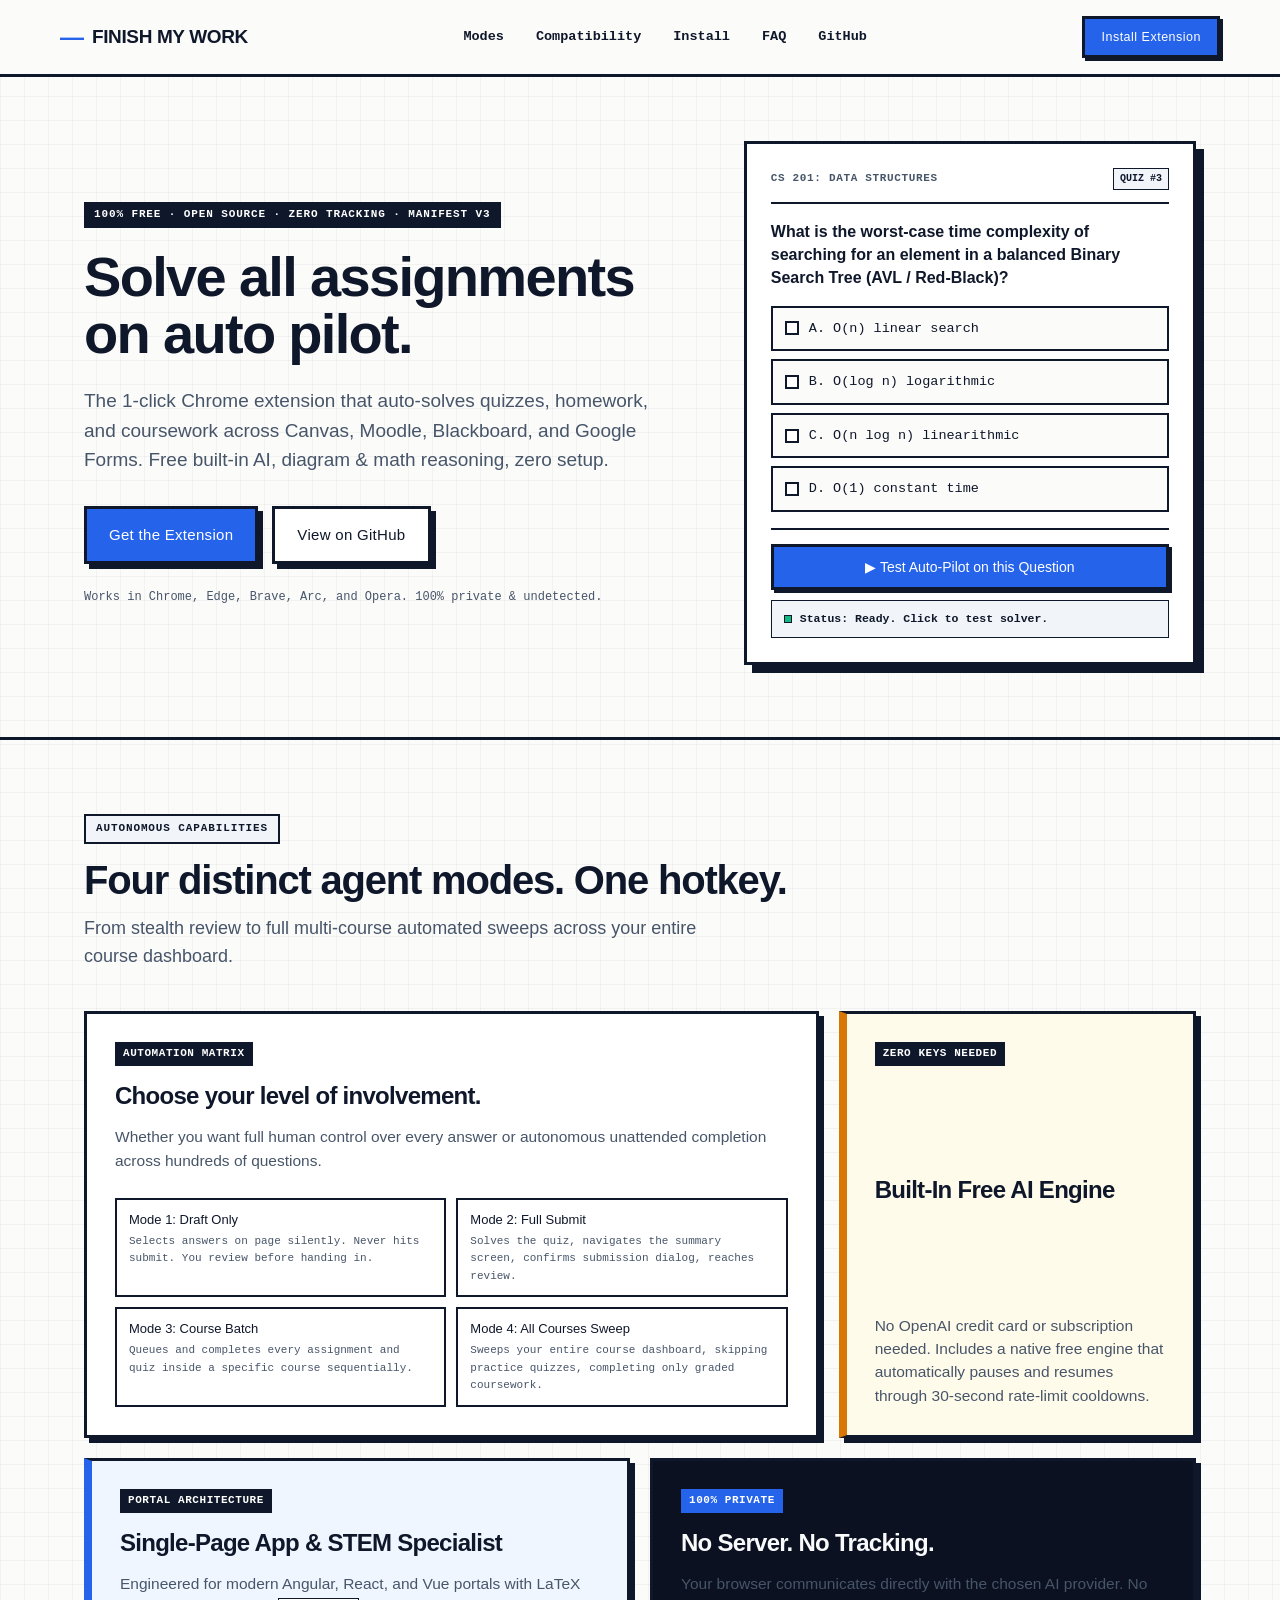
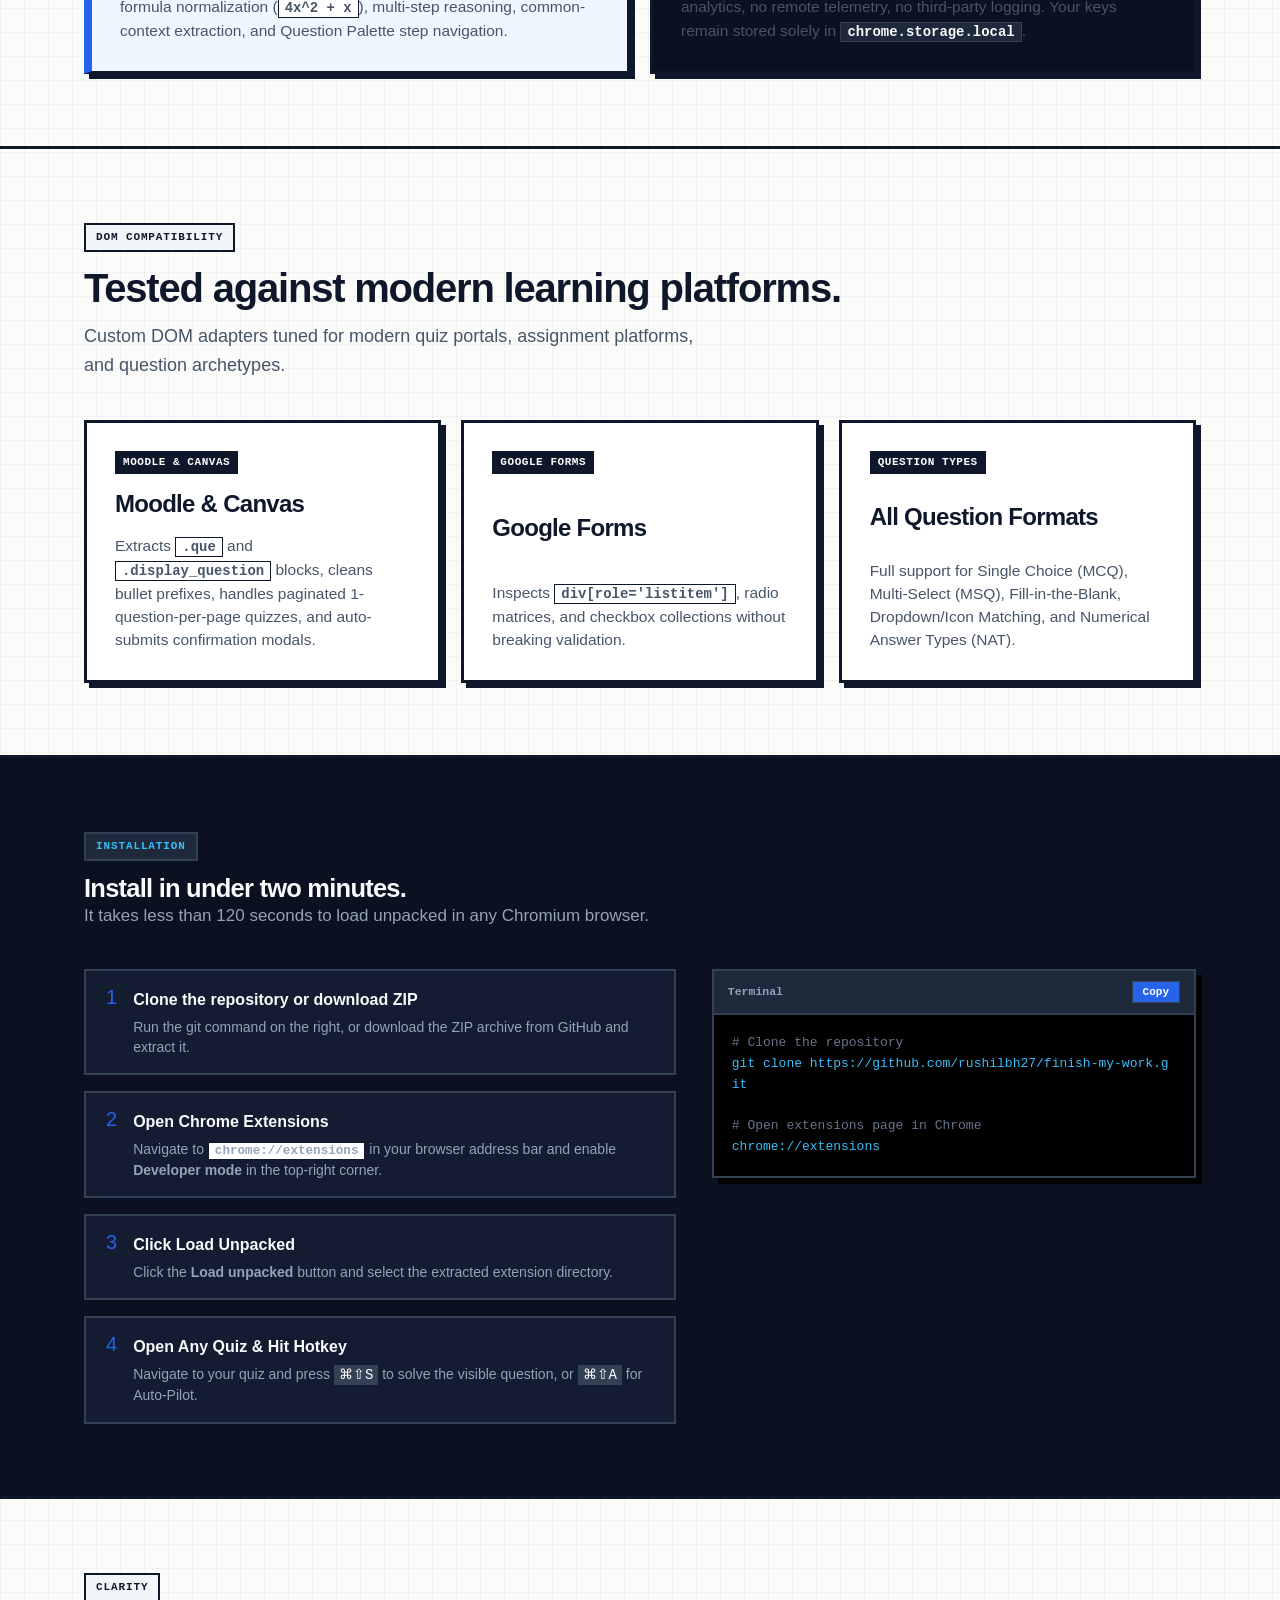
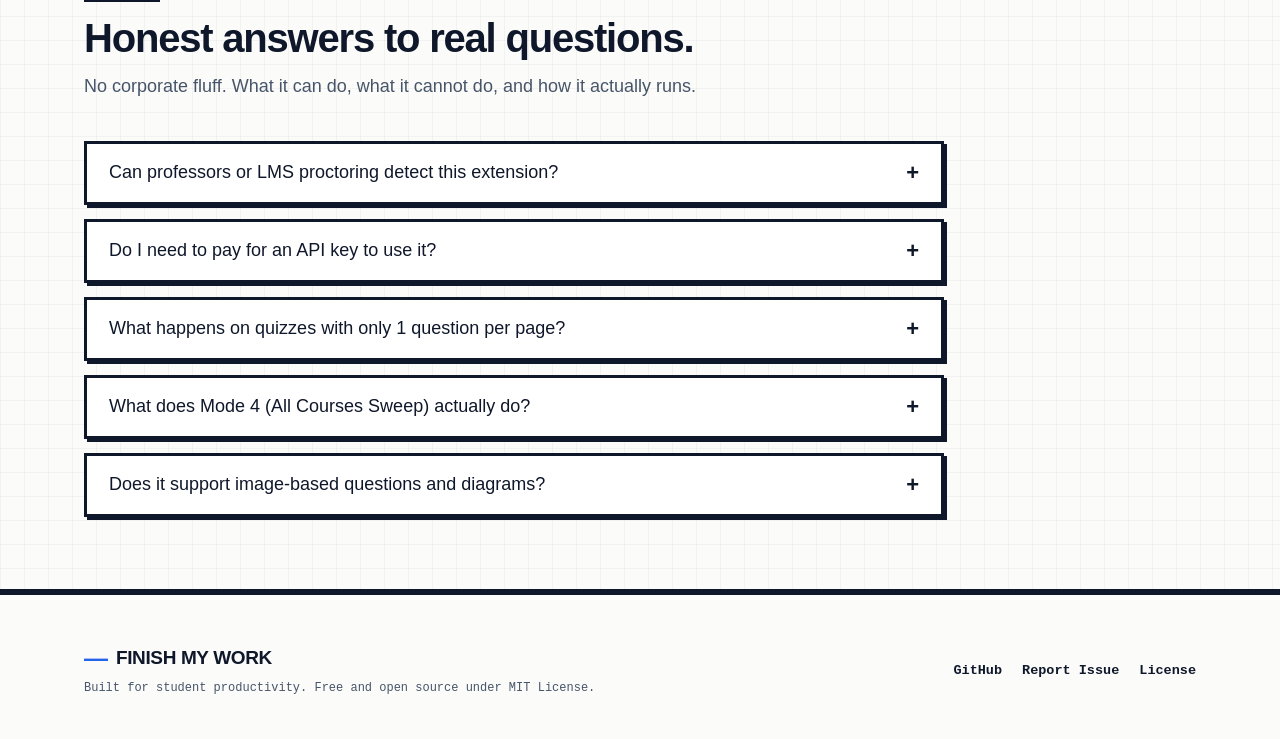
<file: index.html>
<!DOCTYPE html>
<html lang="en">

<head>
  <meta charset="UTF-8">
  <meta name="viewport" content="width=device-width, initial-scale=1.0">
  <title>Finish My Work — Solve All Assignments on Auto Pilot</title>
  <meta name="description"
    content="Solve all assignments on auto pilot. The free, open-source Chrome extension that automatically answers quizzes and assignments across Canvas, Moodle, Blackboard, and Google Forms.">
  <meta name="theme-color" content="#2563eb">

  <!-- Open Graph / WhatsApp / Facebook -->
  <meta property="og:type" content="website">
  <meta property="og:url" content="https://rushilbh27.github.io/finish-my-work/">
  <meta property="og:title" content="Finish My Work: Solve All Assignments on Auto Pilot">
  <meta property="og:description"
    content="Solve all assignments on auto pilot. Auto-answers quizzes and homework on Canvas, Moodle, Blackboard &amp; Google Forms. Free built-in AI, 100% private.">
  <meta property="og:image" content="https://rushilbh27.github.io/finish-my-work/preview.png">
  <meta property="og:image:secure_url" content="https://rushilbh27.github.io/finish-my-work/preview.png">
  <meta property="og:image:type" content="image/png">
  <meta property="og:image:width" content="1200">
  <meta property="og:image:height" content="630">
  <meta property="og:image:alt" content="Finish My Work - Solve All Assignments on Auto Pilot">

  <!-- Twitter / X -->
  <meta name="twitter:card" content="summary_large_image">
  <meta name="twitter:url" content="https://rushilbh27.github.io/finish-my-work/">
  <meta name="twitter:title" content="Finish My Work: Solve All Assignments on Auto Pilot">
  <meta name="twitter:description"
    content="Solve all assignments on auto pilot. Auto-answers quizzes and homework on Canvas, Moodle, Blackboard &amp; Google Forms. Free built-in AI, 100% private.">
  <meta name="twitter:image" content="https://rushilbh27.github.io/finish-my-work/preview.png">

  <link rel="icon" type="image/png" href="icons/icon48.png">
  <link rel="stylesheet" href="landing.css">
</head>

<body>
  <!-- Accessible Skip Link -->
  <a class="skip-link" href="#main-content">Skip to content</a>

  <!-- ── Top Navigation ── -->
  <header class="site-nav">
    <div class="wrap nav-inner">
      <a class="brand" href="#">
        <span class="brand-dash">—</span>
        <span class="brand-title">Finish My Work</span>
      </a>
      <nav class="nav-links" aria-label="Main Navigation">
        <a class="nav-link" href="#modes">Modes</a>
        <a class="nav-link" href="#architecture">Compatibility</a>
        <a class="nav-link" href="#install">Install</a>
        <a class="nav-link" href="#faq">FAQ</a>
        <a class="nav-link" href="https://github.com/rushilbh27/finish-my-work" target="_blank" rel="noopener">GitHub</a>
      </nav>
      <a class="nav-btn" href="#install">Install Extension</a>
    </div>
  </header>

  <main id="main-content">
    <!-- ── Hero Section ── -->
    <section class="hero-section">
      <div class="wrap hero-grid">
        <div class="hero-content">
          <span class="hero-tag">100% FREE · OPEN SOURCE · ZERO TRACKING · MANIFEST V3</span>
          <h1 class="hero-title">Solve all assignments on auto pilot.</h1>
          <p class="hero-lead">
            The 1-click Chrome extension that auto-solves quizzes, homework, and coursework across Canvas, Moodle, Blackboard, and Google Forms. Free built-in AI, diagram &amp; math reasoning, zero setup.
          </p>
          <div class="hero-ctas">
            <a class="btn btn-primary" href="#install">Get the Extension</a>
            <a class="btn btn-secondary" href="https://github.com/rushilbh27/finish-my-work" target="_blank" rel="noopener">View on GitHub</a>
          </div>
          <div class="hero-note">
            Works in Chrome, Edge, Brave, Arc, and Opera. 100% private &amp; undetected.
          </div>
        </div>

        <!-- Interactive Live Simulation Widget -->
        <div class="interactive-card" id="sim-card" aria-label="Live Autopilot Simulator">
          <div class="sim-header">
            <span class="sim-subject">CS 201: DATA STRUCTURES</span>
            <span class="sim-badge" id="sim-badge">QUIZ #3</span>
          </div>
          <div class="sim-question" id="sim-question-text">
            What is the worst-case time complexity of searching for an element in a balanced Binary Search Tree (AVL / Red-Black)?
          </div>
          <div class="sim-options" id="sim-options-list">
            <div class="sim-opt" data-opt="A">
              <span class="sim-radio"></span>
              <span>A. O(n) linear search</span>
            </div>
            <div class="sim-opt" data-opt="B" id="opt-correct">
              <span class="sim-radio"></span>
              <span>B. O(log n) logarithmic</span>
            </div>
            <div class="sim-opt" data-opt="C">
              <span class="sim-radio"></span>
              <span>C. O(n log n) linearithmic</span>
            </div>
            <div class="sim-opt" data-opt="D">
              <span class="sim-radio"></span>
              <span>D. O(1) constant time</span>
            </div>
          </div>
          <div class="sim-actions">
            <button class="sim-solve-btn" id="btn-run-sim" type="button">
              ▶ Test Auto-Pilot on this Question
            </button>
            <div class="sim-status-box" id="sim-status">
              <span class="sim-status-dot" id="sim-dot"></span>
              <span id="sim-status-text">Status: Ready. Click to test solver.</span>
            </div>
          </div>
        </div>
      </div>
    </section>

    <!-- ── Section: 4 Agent Modes ── -->
    <section class="section" id="modes">
      <div class="wrap">
        <div class="section-head">
          <span class="section-tag">AUTONOMOUS CAPABILITIES</span>
          <h2 class="section-title">Four distinct agent modes. One hotkey.</h2>
          <p class="section-desc">From stealth review to full multi-course automated sweeps across your entire course dashboard.</p>
        </div>

        <div class="bento-grid">
          <!-- Bento 1: Large Double Span for Modes -->
          <div class="bento-card bento-span-8">
            <span class="bento-badge">AUTOMATION MATRIX</span>
            <h3>Choose your level of involvement.</h3>
            <p>Whether you want full human control over every answer or autonomous unattended completion across hundreds of questions.</p>
            
            <div class="mode-pills">
              <div class="mode-pill-item">
                <div class="mode-pill-title">Mode 1: Draft Only</div>
                <div class="mode-pill-sub">Selects answers on page silently. Never hits submit. You review before handing in.</div>
              </div>
              <div class="mode-pill-item">
                <div class="mode-pill-title">Mode 2: Full Submit</div>
                <div class="mode-pill-sub">Solves the quiz, navigates the summary screen, confirms submission dialog, reaches review.</div>
              </div>
              <div class="mode-pill-item">
                <div class="mode-pill-title">Mode 3: Course Batch</div>
                <div class="mode-pill-sub">Queues and completes every assignment and quiz inside a specific course sequentially.</div>
              </div>
              <div class="mode-pill-item">
                <div class="mode-pill-title">Mode 4: All Courses Sweep</div>
                <div class="mode-pill-sub">Sweeps your entire course dashboard, skipping practice quizzes, completing only graded coursework.</div>
              </div>
            </div>
          </div>

          <!-- Bento 2: Built-in Free AI -->
          <div class="bento-card bento-span-4 bento-card-amber">
            <span class="bento-badge">ZERO KEYS NEEDED</span>
            <h3>Built-In Free AI Engine</h3>
            <p>No OpenAI credit card or subscription needed. Includes a native free engine that automatically pauses and resumes through 30-second rate-limit cooldowns.</p>
          </div>

          <!-- Bento 3: SPA & STEM Specialist -->
          <div class="bento-card bento-span-6 bento-card-blue">
            <span class="bento-badge">PORTAL ARCHITECTURE</span>
            <h3>Single-Page App &amp; STEM Specialist</h3>
            <p>Engineered for modern Angular, React, and Vue portals with LaTeX formula normalization (<code>4x^2 + x</code>), multi-step reasoning, common-context extraction, and Question Palette step navigation.</p>
          </div>

          <!-- Bento 4: Privacy -->
          <div class="bento-card bento-span-6 bento-card-dark">
            <span class="bento-badge">100% PRIVATE</span>
            <h3>No Server. No Tracking.</h3>
            <p>Your browser communicates directly with the chosen AI provider. No analytics, no remote telemetry, no third-party logging. Your keys remain stored solely in <code>chrome.storage.local</code>.</p>
          </div>
        </div>
      </div>
    </section>

    <!-- ── Section: Compatibility ── -->
    <section class="section" id="architecture">
      <div class="wrap">
        <div class="section-head">
          <span class="section-tag">DOM COMPATIBILITY</span>
          <h2 class="section-title">Tested against modern learning platforms.</h2>
          <p class="section-desc">Custom DOM adapters tuned for modern quiz portals, assignment platforms, and question archetypes.</p>
        </div>

        <div class="bento-grid">
          <div class="bento-card bento-span-4">
            <span class="bento-badge">MOODLE &amp; CANVAS</span>
            <h3>Moodle &amp; Canvas</h3>
            <p>Extracts <code>.que</code> and <code>.display_question</code> blocks, cleans bullet prefixes, handles paginated 1-question-per-page quizzes, and auto-submits confirmation modals.</p>
          </div>

          <div class="bento-card bento-span-4">
            <span class="bento-badge">GOOGLE FORMS</span>
            <h3>Google Forms</h3>
            <p>Inspects <code>div[role='listitem']</code>, radio matrices, and checkbox collections without breaking validation.</p>
          </div>

          <div class="bento-card bento-span-4">
            <span class="bento-badge">QUESTION TYPES</span>
            <h3>All Question Formats</h3>
            <p>Full support for Single Choice (MCQ), Multi-Select (MSQ), Fill-in-the-Blank, Dropdown/Icon Matching, and Numerical Answer Types (NAT).</p>
          </div>
        </div>
      </div>
    </section>

    <!-- ── Section: Install ── -->
    <section class="section install-section" id="install">
      <div class="wrap">
        <div class="section-head">
          <span class="section-tag" style="background:#1e293b; color:#38bdf8; border-color:#334155;">INSTALLATION</span>
          <h2>Install in under two minutes.</h2>
          <p style="color:#94a3b8;">It takes less than 120 seconds to load unpacked in any Chromium browser.</p>
        </div>

        <div class="install-steps-grid">
          <div class="steps-list">
            <div class="step-row">
              <span class="step-num">1</span>
              <div class="step-content">
                <h4>Clone the repository or download ZIP</h4>
                <p>Run the git command on the right, or download the ZIP archive from GitHub and extract it.</p>
              </div>
            </div>

            <div class="step-row">
              <span class="step-num">2</span>
              <div class="step-content">
                <h4>Open Chrome Extensions</h4>
                <p>Navigate to <code>chrome://extensions</code> in your browser address bar and enable <strong>Developer mode</strong> in the top-right corner.</p>
              </div>
            </div>

            <div class="step-row">
              <span class="step-num">3</span>
              <div class="step-content">
                <h4>Click Load Unpacked</h4>
                <p>Click the <strong>Load unpacked</strong> button and select the extracted extension directory.</p>
              </div>
            </div>

            <div class="step-row">
              <span class="step-num">4</span>
              <div class="step-content">
                <h4>Open Any Quiz &amp; Hit Hotkey</h4>
                <p>Navigate to your quiz and press <kbd style="background:#334155; color:#fff; padding:2px 5px;">⌘⇧S</kbd> to solve the visible question, or <kbd style="background:#334155; color:#fff; padding:2px 5px;">⌘⇧A</kbd> for Auto-Pilot.</p>
              </div>
            </div>
          </div>

          <!-- Terminal Snippet -->
          <div class="terminal-box">
            <div class="terminal-top">
              <span class="terminal-title">Terminal</span>
              <button class="btn-copy" id="btn-copy-cmd" type="button">Copy</button>
            </div>
            <pre class="terminal-code" id="term-code"><span class="comment"># Clone the repository</span>
git clone https://github.com/rushilbh27/finish-my-work.git

<span class="comment"># Open extensions page in Chrome</span>
chrome://extensions</pre>
          </div>
        </div>
      </div>
    </section>

    <!-- ── Section: Honest FAQ ── -->
    <section class="section" id="faq">
      <div class="wrap">
        <div class="section-head">
          <span class="section-tag">CLARITY</span>
          <h2 class="section-title">Honest answers to real questions.</h2>
          <p class="section-desc">No corporate fluff. What it can do, what it cannot do, and how it actually runs.</p>
        </div>

        <div class="faq-list">
          <div class="faq-item">
            <button class="faq-question" type="button">
              <span>Can professors or LMS proctoring detect this extension?</span>
              <span class="faq-icon">+</span>
            </button>
            <div class="faq-answer">
              The extension includes <strong>Stealth Mode</strong> (<kbd>⌘⇧H</kbd>) which removes the on-screen floating HUD entirely from the page DOM so no floating UI exists on screen. In Mode 1 (Draft Only), it simulates standard native click events directly into form inputs. Note: if a quiz uses full webcam lockdown proctoring or tab-switch tracking software, standard tab-focus rules still apply.
            </div>
          </div>

          <div class="faq-item">
            <button class="faq-question" type="button">
              <span>Do I need to pay for an API key to use it?</span>
              <span class="faq-icon">+</span>
            </button>
            <div class="faq-answer">
              No. Finish My Work includes a built-in Free AI Engine out of the box that requires zero keys. If you want ultra-fast 0-second latency, you can optionally paste a free Groq API key (console.groq.com) which grants 30 requests/minute at zero cost.
            </div>
          </div>

          <div class="faq-item">
            <button class="faq-question" type="button">
              <span>What happens on quizzes with only 1 question per page?</span>
              <span class="faq-icon">+</span>
            </button>
            <div class="faq-answer">
              The Autopilot engine includes a dedicated paginated navigation detector. It automatically answers the visible question, detects the "Next" / "Next page" navigation button, advances through every page sequentially, and submits once the final review page is reached.
            </div>
          </div>

          <div class="faq-item">
            <button class="faq-question" type="button">
              <span>What does Mode 4 (All Courses Sweep) actually do?</span>
              <span class="faq-icon">+</span>
            </button>
            <div class="faq-answer">
              Mode 4 navigates through your learning platform course dashboard. It automatically filters out Practice and Ungraded quizzes, only queuing items explicitly marked "Graded", and proceeds through all assignments sequentially across your entire course list.
            </div>
          </div>

          <div class="faq-item">
            <button class="faq-question" type="button">
              <span>Does it support image-based questions and diagrams?</span>
              <span class="faq-icon">+</span>
            </button>
            <div class="faq-answer">
              Yes. When questions contain schematics, charts, or images, the background service worker automatically falls back to Groq Llama 3.2 90B Vision or Google Gemini to interpret visual context before choosing answers.
            </div>
          </div>
        </div>
      </div>
    </section>
  </main>

  <!-- ── Footer ── -->
  <footer class="site-footer">
    <div class="wrap footer-inner">
      <div class="footer-brand">
        <div class="brand">
          <span class="brand-dash">—</span>
          <span class="brand-title">Finish My Work</span>
        </div>
        <span class="footer-copy">Built for student productivity. Free and open source under MIT License.</span>
      </div>
      <div class="footer-links">
        <a class="footer-link" href="https://github.com/rushilbh27/finish-my-work" target="_blank" rel="noopener">GitHub</a>
        <a class="footer-link" href="https://github.com/rushilbh27/finish-my-work/issues" target="_blank" rel="noopener">Report Issue</a>
        <a class="footer-link" href="https://github.com/rushilbh27/finish-my-work/blob/main/LICENSE" target="_blank" rel="noopener">License</a>
      </div>
    </div>
  </footer>

  <!-- ── Interactive Simulation & FAQ Script ── -->
  <script>
    // 1. Terminal Copy Button
    const btnCopy = document.getElementById('btn-copy-cmd');
    if (btnCopy) {
      btnCopy.addEventListener('click', () => {
        const cmd = 'git clone https://github.com/rushilbh27/finish-my-work.git';
        navigator.clipboard.writeText(cmd).then(() => {
          btnCopy.textContent = 'Copied ✓';
          setTimeout(() => { btnCopy.textContent = 'Copy'; }, 2000);
        });
      });
    }

    // 2. FAQ Accordion
    document.querySelectorAll('.faq-question').forEach((btn) => {
      btn.addEventListener('click', () => {
        const item = btn.closest('.faq-item');
        const isOpen = item.classList.contains('open');
        document.querySelectorAll('.faq-item').forEach(i => i.classList.remove('open'));
        if (!isOpen) item.classList.add('open');
      });
    });

    // 3. Interactive Hero Quiz Simulator
    const btnSim = document.getElementById('btn-run-sim');
    const simStatusText = document.getElementById('sim-status-text');
    const simDot = document.getElementById('sim-dot');
    const optCorrect = document.getElementById('opt-correct');
    const allOpts = document.querySelectorAll('.sim-opt');

    let isSimulating = false;

    if (btnSim) {
      btnSim.addEventListener('click', async () => {
        if (isSimulating) return;
        isSimulating = true;
        btnSim.disabled = true;

        // Reset state
        allOpts.forEach(o => o.classList.remove('correct-choice'));
        simDot.className = 'sim-status-dot spinning';
        
        simStatusText.textContent = 'Scanning question and analyzing DOM...';
        await new Promise(r => setTimeout(r, 650));

        simStatusText.textContent = 'AI Reasoning: balanced BST search height is log2(n)...';
        await new Promise(r => setTimeout(r, 750));

        // Highlight correct option
        optCorrect.classList.add('correct-choice');
        simDot.className = 'sim-status-dot';
        simDot.style.background = '#10b981';
        simStatusText.textContent = 'Selected Option (B): O(log n) ✓ (Confidence: 99.4%)';

        btnSim.textContent = '✓ Solved! Click to Reset';
        btnSim.disabled = false;

        btnSim.onclick = () => {
          allOpts.forEach(o => o.classList.remove('correct-choice'));
          btnSim.textContent = '▶ Test Auto-Pilot on this Question';
          simStatusText.textContent = 'Status: Ready. Click to test solver.';
          simDot.style.background = '#10b981';
          isSimulating = false;
          btnSim.onclick = null;
        };
      });
    }
  </script>
</body>

</html>
</file>
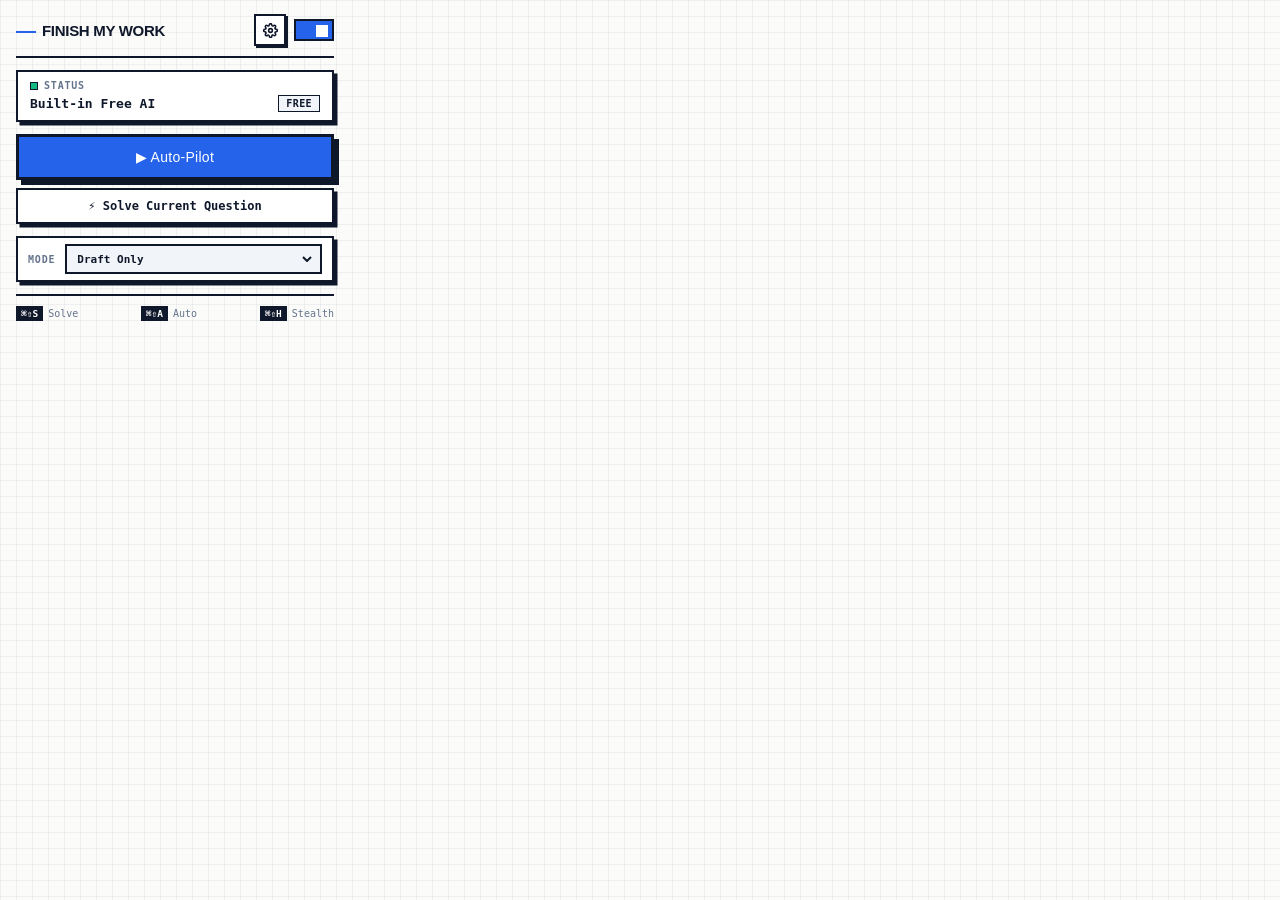
<file: popup/popup.html>
<!DOCTYPE html>
<html lang="en">

<head>
  <meta charset="UTF-8">
  <meta name="viewport" content="width=device-width, initial-scale=1.0">
  <title>Finish My Work</title>
  <link rel="stylesheet" href="popup.css">
</head>

<body>
  <div class="app-container">

    <!-- ── Header ── -->
    <header class="app-header">
      <div class="brand">
        <span class="brand-dash">—</span>
        <h1 class="brand-title">Finish My Work</h1>
      </div>
      <div class="header-ctrls">
        <button class="btn-gear" id="btn-toggle-settings" title="Settings / Configuration" aria-label="Settings">
          <svg width="15" height="15" viewBox="0 0 24 24" fill="none" stroke="currentColor" stroke-width="2.5"
            stroke-linecap="round" stroke-linejoin="round">
            <circle cx="12" cy="12" r="3"></circle>
            <path
              d="M19.4 15a1.65 1.65 0 0 0 .33 1.82l.06.06a2 2 0 0 1 0 2.83 2 2 0 0 1-2.83 0l-.06-.06a1.65 1.65 0 0 0-1.82-.33 1.65 1.65 0 0 0-1 1.51V21a2 2 0 0 1-2 2 2 2 0 0 1-2-2v-.09A1.65 1.65 0 0 0 9 19.4a1.65 1.65 0 0 0-1.82.33l-.06.06a2 2 0 0 1-2.83 0 2 2 0 0 1 0-2.83l.06-.06a1.65 1.65 0 0 0 .33-1.82 1.65 1.65 0 0 0-1.51-1H3a2 2 0 0 1-2-2 2 2 0 0 1 2-2h.09A1.65 1.65 0 0 0 4.6 9a1.65 1.65 0 0 0-.33-1.82l-.06-.06a2 2 0 0 1 0-2.83 2 2 0 0 1 2.83 0l.06.06a1.65 1.65 0 0 0 1.82.33H9a1.65 1.65 0 0 0 1-1.51V3a2 2 0 0 1 2-2 2 2 0 0 1 2 2v.09a1.65 1.65 0 0 0 1 1.51 1.65 1.65 0 0 0 1.82-.33l.06-.06a2 2 0 0 1 2.83 0 2 2 0 0 1 0 2.83l-.06.06a1.65 1.65 0 0 0-.33 1.82V9a1.65 1.65 0 0 0 1.51 1H21a2 2 0 0 1 2 2 2 2 0 0 1-2 2h-.09a1.65 1.65 0 0 0-1.51 1z">
            </path>
          </svg>
        </button>
        <label class="power-switch" title="Turn extension ON/OFF">
          <input type="checkbox" id="toggle-power" checked aria-label="Toggle extension power">
          <span class="power-slider"></span>
        </label>
      </div>
    </header>

    <!-- ══════════════════════════════════════════════════
         MAIN VIEW (Everyday Brutalist Controls)
         ══════════════════════════════════════════════════ -->
    <main class="view-panel" id="view-main">
      <!-- Status Stamp -->
      <div class="status-stamp">
        <div class="status-stamp-meta">
          <span class="status-dot" id="status-dot"></span>
          <span class="status-title">STATUS</span>
        </div>
        <div class="status-headline">
          <span class="status-text" id="status-text">Ready</span>
          <span class="status-badge" id="active-provider-badge">FREE AI</span>
        </div>
      </div>

      <!-- Action Buttons: Clear Hero Hierarchy -->
      <div class="actions-stack">
        <button class="btn-action btn-hero" id="btn-popup-auto">
          ▶ Auto-Pilot
        </button>
        <button class="btn-action btn-sub" id="btn-popup-solve">
          ⚡ Solve Current Question
        </button>
      </div>

      <!-- Agent Mode Selector -->
      <div class="mode-selector">
        <span class="mode-label">MODE</span>
        <div class="mode-dropdown-wrapper">
          <span class="mode-display-val" id="mode-display-val">Draft Only</span>
          <select class="mode-dropdown" id="agent-mode-select" title="Agent Mode" aria-label="Select Agent Mode">
            <option value="draft">Draft Only: Solve, don't submit</option>
            <option value="submit">Full Submit: Solve + submit quiz</option>
            <option value="course">Course Batch: All assignments in course</option>
            <option value="allcourses">All Courses: Every assignment everywhere</option>
          </select>
        </div>
      </div>

      <!-- User Feedback Notification Banner -->
      <div class="notify-banner hidden" id="notify-banner" role="status"></div>

      <!-- Shortcuts Row -->
      <footer class="shortcuts-footer">
        <div class="shortcut-item">
          <kbd>⌘⇧S</kbd>
          <span>Solve</span>
        </div>
        <div class="shortcut-item">
          <kbd>⌘⇧A</kbd>
          <span>Auto</span>
        </div>
        <div class="shortcut-item">
          <kbd>⌘⇧H</kbd>
          <span>Stealth</span>
        </div>
      </footer>
    </main>

    <!-- ══════════════════════════════════════════════════
         SETTINGS VIEW (Configuration Drawer)
         ══════════════════════════════════════════════════ -->
    <section class="view-panel hidden" id="view-settings">
      <div class="settings-head">
        <span class="settings-tag">CONFIGURATION</span>
        <button class="btn-close-settings" id="btn-close-settings">Done ✕</button>
      </div>

      <!-- Provider Tabs -->
      <div class="provider-tabs" role="tablist">
        <button class="tech-tab-btn active" data-provider="free" role="tab">✦ Free</button>
        <button class="tech-tab-btn" data-provider="groq" role="tab">⚡ Groq</button>
        <button class="tech-tab-btn" data-provider="gemini" role="tab">🔑 Gemini</button>
        <button class="tech-tab-btn" data-provider="openrouter" role="tab">🌐 OpenRouter</button>
      </div>

      <!-- 1. Free tab content -->
      <div class="provider-card" id="card-free">
        <div class="callout-box callout-amber">
          <div class="callout-tag">BUILT-IN FREE ENGINE</div>
          <p class="callout-desc">Zero keys needed. Automatically waits out the 30s rate-limit cooldown so no question is skipped.</p>
        </div>
      </div>

      <!-- 2. Groq tab content -->
      <div class="provider-card hidden" id="card-groq">
        <div class="callout-box callout-blue">
          <div class="callout-tag">GROQ CLOUD (30 REQ/MIN · 0s WAIT)</div>
          <p class="callout-desc">Fastest free option. Sign in with Google at console.groq.com (no credit card needed).</p>
          <div class="input-wrap">
            <input type="password" id="groq-key" class="tech-input" placeholder="Paste gsk_... key"
              autocomplete="off" />
            <button class="reveal-btn" data-target="groq-key" type="button" aria-label="Reveal key">👁</button>
          </div>
          <div class="card-error hidden" id="groq-error"></div>
          <div style="margin-top: 8px;">
            <button type="button" id="btn-test-groq" class="tech-action-btn" style="width: 100%; border: 1.5px solid #0f172a; padding: 6px 10px; font-size: 11px; cursor: pointer; background: #2563eb; color: #fff; font-weight: 700; box-shadow: 2px 2px 0px #0f172a;">
              ⚡ Test Groq Key &amp; Network Now
            </button>
            <div id="groq-test-status" class="hidden" style="margin-top: 6px; font-size: 10.5px; font-family: monospace; padding: 6px; border: 1.5px solid #0f172a; background: #fff; line-height: 1.4; word-break: break-all;"></div>
          </div>
          <div class="link-row" style="margin-top: 6px;">
            <a href="https://console.groq.com/keys" target="_blank" class="callout-link">Get Free Key at console.groq.com</a>
          </div>
        </div>
      </div>

      <!-- 3. Gemini tab content -->
      <div class="provider-card hidden" id="card-gemini">
        <div class="callout-box callout-blue">
          <div class="callout-tag">GOOGLE GEMINI (VISION AI)</div>
          <p class="callout-desc">Supports test diagrams, circuit schematics, charts, and geometry.</p>
          <div class="input-wrap">
            <input type="password" id="gemini-key" class="tech-input" placeholder="Paste Gemini API key"
              autocomplete="off" />
            <button class="reveal-btn" data-target="gemini-key" type="button" aria-label="Reveal key">👁</button>
          </div>
          <div class="card-error hidden" id="gemini-error"></div>
          <div class="link-row">
            <a href="https://aistudio.google.com/app/apikey" target="_blank" class="callout-link">Get Key at aistudio.google.com</a>
          </div>
        </div>
      </div>

      <!-- 4. OpenRouter tab content -->
      <div class="provider-card hidden" id="card-openrouter">
        <div class="callout-box callout-blue">
          <div class="callout-tag">OPENROUTER (FREE MODELS)</div>
          <p class="callout-desc">Access Llama 3.3 and DeepSeek R1 free models.</p>
          <div class="input-wrap">
            <input type="password" id="openrouter-key" class="tech-input" placeholder="Paste sk-or-... key"
              autocomplete="off" />
            <button class="reveal-btn" data-target="openrouter-key" type="button" aria-label="Reveal key">👁</button>
          </div>
          <div class="card-error hidden" id="openrouter-error"></div>
          <div class="link-row">
            <a href="https://openrouter.ai/keys" target="_blank" class="callout-link">Get Key at openrouter.ai/keys</a>
          </div>
        </div>
      </div>

      <!-- On-Screen HUD Visibility Toggle -->
      <div class="pref-row">
        <div class="pref-label">
          <div class="pref-name">Show In-Page Floating HUD</div>
          <div class="pref-sub">Keep off to run 100% cleanly from toolbar &amp; shortcuts</div>
        </div>
        <label class="power-switch" title="Toggle HUD visibility">
          <input type="checkbox" id="toggle-floating-widget" aria-label="Toggle In-Page Floating HUD">
          <span class="power-slider"></span>
        </label>
      </div>

      <!-- Save Button -->
      <button class="btn-save" id="btn-save-key" type="button">SAVE CONFIGURATION</button>

      <!-- Reload Worker Action -->
      <div style="text-align: center; margin-top: 10px;">
        <button type="button" id="btn-reload-ext" class="tech-action-btn" style="width: 100%; border: 2px dashed #0f172a; padding: 7px 10px; font-size: 11px; cursor: pointer; background: #fff; font-weight: 700; color: #0f172a; box-shadow: 2px 2px 0px #0f172a;">
          ↻ Reload Extension (Flush Worker RAM)
        </button>
      </div>
    </section>

  </div>

  <script src="popup.js"></script>
</body>

</html>
</file>
<file: landing.css>
/* ══════════════════════════════════════════════════════════════
   FINISH MY WORK — LANDING PAGE DESIGN SYSTEM (NEO-BRUTALIST)
   Frozen palette, 3px ink borders, hard unblurred offset shadows,
   square corners, system fonts, zero external network requests.
   ══════════════════════════════════════════════════════════════ */

:root {
  --ink: #0f172a;
  --paper: #fbfbfa;
  --card: #ffffff;
  --blue: #2563eb;
  --blue-dark: #1d4ed8;
  --amber: #d97706;
  --red: #dc2626;
  --green: #10b981;
  --muted: #475569;
  --line-muted: #cbd5e1;
  --subtle-bg: #f1f5f9;
  --hover-subtle: #f8fafc;
  --dark-bg: #0b1120;

  --line: 3px solid var(--ink);
  --line-thin: 2px solid var(--ink);
  --shadow: 5px 5px 0px var(--ink);
  --shadow-lg: 8px 8px 0px var(--ink);
  --shadow-sm: 3px 3px 0px var(--ink);

  --font-display: "Arial Black", "Archivo Black", "Helvetica Neue", Impact, sans-serif;
  --font-body: -apple-system, BlinkMacSystemFont, "Segoe UI", Roboto, "Helvetica Neue", Arial, sans-serif;
  --font-mono: ui-monospace, "SF Mono", Menlo, Consolas, monospace;
}

*, *::before, *::after {
  box-sizing: border-box;
  margin: 0;
  padding: 0;
}

html {
  scroll-behavior: smooth;
  -webkit-text-size-adjust: 100%;
}

@media (prefers-reduced-motion: reduce) {
  html { scroll-behavior: auto; }
  * { transition: none !important; animation: none !important; }
}

body {
  margin: 0;
  background: var(--paper);
  background-image: 
    linear-gradient(to right, rgba(15, 23, 42, 0.04) 1px, transparent 1px),
    linear-gradient(to bottom, rgba(15, 23, 42, 0.04) 1px, transparent 1px);
  background-size: 24px 24px;
  color: var(--ink);
  font: 500 17px/1.6 var(--font-body);
  -webkit-font-smoothing: antialiased;
  overflow-x: hidden;
}

h1, h2, h3, h4, p, ul, ol {
  margin: 0;
}

h1, h2, h3 {
  font-family: var(--font-display);
  font-weight: 900;
  line-height: 1.05;
  letter-spacing: -0.03em;
  color: var(--ink);
}

a {
  color: var(--ink);
  text-decoration: underline;
  text-decoration-thickness: 2px;
  text-underline-offset: 3px;
  transition: background-color 0.1s ease, color 0.1s ease;
}

a:hover {
  background-color: var(--subtle-bg);
}

:focus-visible {
  outline: 4px solid var(--blue);
  outline-offset: 3px;
}

code {
  font-family: var(--font-mono);
  font-size: 0.9em;
  font-weight: 700;
  background: #ffffff;
  border: 1.5px solid var(--ink);
  padding: 1px 6px;
}

/* ── Container ── */
.wrap {
  width: 100%;
  max-width: 1160px;
  margin: 0 auto;
  padding: 0 24px;
}

/* ── Skip Link ── */
.skip-link {
  position: absolute;
  top: -60px;
  left: 20px;
  background: var(--blue);
  color: #ffffff;
  padding: 10px 16px;
  border: var(--line);
  font-family: var(--font-display);
  font-size: 14px;
  z-index: 1000;
  text-decoration: none;
  transition: top 0.15s ease;
}

.skip-link:focus {
  top: 16px;
}

/* ── Navigation ── */
.site-nav {
  border-bottom: var(--line);
  background: var(--paper);
  position: sticky;
  top: 0;
  z-index: 100;
}

.nav-inner {
  display: flex;
  align-items: center;
  justify-content: space-between;
  padding: 16px 0;
}

.brand {
  display: flex;
  align-items: center;
  gap: 8px;
  text-decoration: none;
}

.brand-dash {
  color: var(--blue);
  font-weight: 900;
  font-size: 24px;
  line-height: 1;
}

.brand-title {
  font-family: var(--font-display);
  font-weight: 900;
  font-size: 19px;
  letter-spacing: -0.02em;
  text-transform: uppercase;
}

.nav-links {
  display: flex;
  align-items: center;
  gap: 20px;
}

.nav-link {
  font-family: var(--font-mono);
  font-size: 13.5px;
  font-weight: 700;
  text-decoration: none;
  padding: 4px 6px;
}

.nav-link:hover {
  background: var(--subtle-bg);
}

.nav-btn {
  background: var(--blue);
  color: #ffffff;
  border: var(--line);
  box-shadow: var(--shadow-sm);
  padding: 8px 16px;
  font-family: var(--font-display);
  font-size: 12.5px;
  text-decoration: none;
  letter-spacing: 0.04em;
  transition: transform 0.07s ease, box-shadow 0.07s ease;
}

.nav-btn:hover {
  background: var(--blue-dark);
  transform: translate(-1px, -1px);
  box-shadow: 4px 4px 0px var(--ink);
}

.nav-btn:active {
  transform: translate(2px, 2px);
  box-shadow: 0px 0px 0px var(--ink);
}

/* ── Buttons (Tactile Neo-Brutalist) ── */
.btn {
  display: inline-flex;
  align-items: center;
  justify-content: center;
  gap: 8px;
  padding: 14px 22px;
  border: var(--line);
  font-family: var(--font-display);
  font-size: 15px;
  text-decoration: none;
  cursor: pointer;
  letter-spacing: 0.02em;
  transition: transform 0.07s ease, box-shadow 0.07s ease, background-color 0.1s ease;
}

.btn-primary {
  background: var(--blue);
  color: #ffffff;
  box-shadow: var(--shadow);
}

.btn-primary:hover {
  background: var(--blue-dark);
  transform: translate(-2px, -2px);
  box-shadow: 7px 7px 0px var(--ink);
}

.btn-primary:active {
  transform: translate(4px, 4px);
  box-shadow: 0px 0px 0px var(--ink);
}

.btn-secondary {
  background: var(--card);
  color: var(--ink);
  box-shadow: var(--shadow);
}

.btn-secondary:hover {
  background: var(--hover-subtle);
  transform: translate(-2px, -2px);
  box-shadow: 7px 7px 0px var(--ink);
}

.btn-secondary:active {
  transform: translate(4px, 4px);
  box-shadow: 0px 0px 0px var(--ink);
}

/* ── Hero Section ── */
.hero-section {
  padding: 64px 0 72px 0;
  border-bottom: var(--line);
}

.hero-grid {
  display: grid;
  grid-template-columns: 1.15fr 0.85fr;
  gap: 48px;
  align-items: center;
}

.hero-tag {
  display: inline-block;
  background: var(--ink);
  color: #ffffff;
  font-family: var(--font-mono);
  font-size: 11px;
  font-weight: 800;
  letter-spacing: 0.08em;
  padding: 4px 10px;
  margin-bottom: 20px;
}

.hero-title {
  font-size: 56px;
  line-height: 1.02;
  margin-bottom: 24px;
}

.hero-lead {
  font-size: 19px;
  line-height: 1.55;
  color: var(--muted);
  margin-bottom: 32px;
  max-width: 580px;
}

.hero-ctas {
  display: flex;
  flex-wrap: wrap;
  gap: 14px;
  margin-bottom: 24px;
}

.hero-note {
  font-family: var(--font-mono);
  font-size: 12px;
  color: var(--muted);
}

/* ── Interactive Simulator Card ── */
.interactive-card {
  background: var(--card);
  border: var(--line);
  box-shadow: var(--shadow-lg);
  padding: 24px;
  display: flex;
  flex-direction: column;
  gap: 16px;
}

.sim-header {
  display: flex;
  align-items: center;
  justify-content: space-between;
  border-bottom: 2px solid var(--ink);
  padding-bottom: 12px;
}

.sim-subject {
  font-family: var(--font-mono);
  font-size: 11px;
  font-weight: 800;
  color: var(--muted);
  letter-spacing: 0.06em;
}

.sim-badge {
  background: var(--subtle-bg);
  border: 1.5px solid var(--ink);
  font-family: var(--font-mono);
  font-size: 10px;
  font-weight: 800;
  padding: 2px 6px;
}

.sim-question {
  font-family: var(--font-body);
  font-size: 16px;
  font-weight: 700;
  line-height: 1.45;
  color: var(--ink);
}

.sim-options {
  display: flex;
  flex-direction: column;
  gap: 8px;
}

.sim-opt {
  display: flex;
  align-items: center;
  gap: 10px;
  padding: 10px 12px;
  border: 2px solid var(--ink);
  background: var(--paper);
  font-family: var(--font-mono);
  font-size: 13.5px;
  cursor: pointer;
  transition: all 0.1s ease;
}

.sim-opt:hover {
  background: var(--subtle-bg);
}

.sim-opt.correct-choice {
  background: #dcfce7 !important;
  border-color: #15803d !important;
  color: #15803d !important;
  font-weight: 800 !important;
}

.sim-radio {
  width: 14px;
  height: 14px;
  border: 2px solid var(--ink);
  background: #ffffff;
  flex-shrink: 0;
}

.sim-opt.correct-choice .sim-radio {
  background: #15803d;
}

.sim-actions {
  display: flex;
  flex-direction: column;
  gap: 10px;
  border-top: 2px solid var(--ink);
  padding-top: 14px;
}

.sim-solve-btn {
  width: 100%;
  background: var(--blue);
  color: #ffffff;
  border: var(--line);
  box-shadow: var(--shadow-sm);
  padding: 12px;
  font-family: var(--font-display);
  font-size: 14px;
  cursor: pointer;
  transition: transform 0.07s ease, box-shadow 0.07s ease;
}

.sim-solve-btn:hover {
  background: var(--blue-dark);
  transform: translate(-1px, -1px);
  box-shadow: 4px 4px 0px var(--ink);
}

.sim-solve-btn:active {
  transform: translate(2px, 2px);
  box-shadow: 0px 0px 0px var(--ink);
}

.sim-status-box {
  background: var(--subtle-bg);
  border: 1.5px solid var(--ink);
  padding: 8px 12px;
  font-family: var(--font-mono);
  font-size: 11.5px;
  font-weight: 700;
  display: flex;
  align-items: center;
  gap: 8px;
  min-height: 38px;
}

.sim-status-dot {
  width: 8px;
  height: 8px;
  background: var(--green);
  border: 1px solid var(--ink);
  flex-shrink: 0;
}

.sim-status-dot.spinning {
  background: transparent;
  border: 2px solid rgba(37, 99, 235, 0.4);
  border-top-color: var(--blue);
  animation: sim-spin 0.6s linear infinite;
}

@keyframes sim-spin {
  to { transform: rotate(360deg); }
}

/* ── Section Titles ── */
.section {
  padding: 72px 0;
  border-bottom: var(--line);
}

.section-head {
  margin-bottom: 40px;
}

.section-tag {
  display: inline-block;
  background: var(--subtle-bg);
  border: 2px solid var(--ink);
  color: var(--ink);
  font-family: var(--font-mono);
  font-size: 11px;
  font-weight: 800;
  letter-spacing: 0.08em;
  padding: 4px 10px;
  margin-bottom: 14px;
}

.section-title {
  font-size: 40px;
  line-height: 1.1;
  margin-bottom: 12px;
}

.section-desc {
  font-size: 18px;
  color: var(--muted);
  max-width: 620px;
}

/* ── Bento Grid ── */
.bento-grid {
  display: grid;
  grid-template-columns: repeat(12, 1fr);
  gap: 20px;
}

.bento-card {
  background: var(--card);
  border: var(--line);
  box-shadow: var(--shadow);
  padding: 28px;
  display: flex;
  flex-direction: column;
  justify-content: space-between;
  gap: 16px;
}

.bento-span-8 {
  grid-column: span 8;
}

.bento-span-4 {
  grid-column: span 4;
}

.bento-span-6 {
  grid-column: span 6;
}

.bento-span-12 {
  grid-column: span 12;
}

.bento-card-amber {
  background: #fffbeb;
  border-left: 8px solid var(--amber);
}

.bento-card-blue {
  background: #eff6ff;
  border-left: 8px solid var(--blue);
}

.bento-card-dark {
  background: var(--dark-bg);
  color: #f8fafc;
}

.bento-card-dark h3, .bento-card-dark p {
  color: #f8fafc;
}

.bento-card-dark code {
  background: #1e293b;
  color: #f8fafc;
  border-color: #334155;
}

.bento-badge {
  align-self: flex-start;
  font-family: var(--font-mono);
  font-size: 11px;
  font-weight: 800;
  background: var(--ink);
  color: #ffffff;
  padding: 3px 8px;
  letter-spacing: 0.05em;
}

.bento-card-dark .bento-badge {
  background: var(--blue);
  color: #ffffff;
}

.bento-card h3 {
  font-size: 24px;
  line-height: 1.15;
}

.bento-card p {
  font-size: 15.5px;
  color: var(--muted);
  line-height: 1.5;
}

.mode-pills {
  display: grid;
  grid-template-columns: repeat(2, 1fr);
  gap: 10px;
  margin-top: 10px;
}

.mode-pill-item {
  border: 2px solid var(--ink);
  background: #ffffff;
  padding: 10px 12px;
}

.mode-pill-title {
  font-family: var(--font-display);
  font-size: 13px;
  color: var(--ink);
  margin-bottom: 2px;
}

.mode-pill-sub {
  font-family: var(--font-mono);
  font-size: 11px;
  color: var(--muted);
}

/* ── Installation Section ── */
.install-section {
  background: var(--dark-bg);
  color: #f8fafc;
}

.install-section h2, .install-section h3, .install-section p {
  color: #f8fafc;
}

.install-steps-grid {
  display: grid;
  grid-template-columns: 1.1fr 0.9fr;
  gap: 36px;
  align-items: start;
}

.steps-list {
  display: flex;
  flex-direction: column;
  gap: 16px;
}

.step-row {
  display: flex;
  gap: 16px;
  background: #131c31;
  border: 2px solid #334155;
  padding: 16px 20px;
}

.step-num {
  font-family: var(--font-display);
  font-size: 20px;
  color: var(--blue);
  line-height: 1;
}

.step-content h4 {
  font-family: var(--font-display);
  font-size: 16px;
  color: #f8fafc;
  margin-bottom: 4px;
}

.step-content p {
  font-size: 14px;
  color: #94a3b8;
  line-height: 1.45;
}

.terminal-box {
  background: #000000;
  border: 2.5px solid #334155;
  box-shadow: 6px 6px 0px #000000;
}

.terminal-top {
  display: flex;
  align-items: center;
  justify-content: space-between;
  padding: 10px 14px;
  background: #1e293b;
  border-bottom: 2px solid #334155;
}

.terminal-title {
  font-family: var(--font-mono);
  font-size: 11.5px;
  font-weight: 700;
  color: #94a3b8;
}

.btn-copy {
  background: var(--blue);
  color: #ffffff;
  border: 1.5px solid #334155;
  padding: 4px 10px;
  font-family: var(--font-mono);
  font-size: 11px;
  font-weight: 700;
  cursor: pointer;
  transition: all 0.07s ease;
}

.btn-copy:hover {
  background: var(--blue-dark);
}

.terminal-code {
  padding: 18px;
  font-family: var(--font-mono);
  font-size: 13px;
  color: #38bdf8;
  line-height: 1.6;
  white-space: pre-wrap;
  word-break: break-all;
}

.terminal-code .comment {
  color: #64748b;
}

/* ── FAQ Section ── */
.faq-list {
  display: flex;
  flex-direction: column;
  gap: 14px;
  max-width: 860px;
}

.faq-item {
  border: var(--line);
  background: var(--card);
  box-shadow: var(--shadow-sm);
}

.faq-question {
  width: 100%;
  display: flex;
  align-items: center;
  justify-content: space-between;
  padding: 18px 22px;
  font-family: var(--font-display);
  font-size: 18px;
  text-align: left;
  background: none;
  border: none;
  cursor: pointer;
  color: var(--ink);
}

.faq-question:hover {
  background: var(--subtle-bg);
}

.faq-icon {
  font-size: 22px;
  line-height: 1;
  font-weight: 900;
  margin-left: 12px;
}

.faq-answer {
  display: none;
  padding: 0 22px 20px 22px;
  font-size: 15.5px;
  line-height: 1.6;
  color: var(--muted);
  border-top: 1.5px dashed var(--line-muted);
  padding-top: 14px;
}

.faq-item.open .faq-answer {
  display: block;
}

.faq-item.open .faq-icon {
  transform: rotate(45deg);
}

/* ── Footer ── */
.site-footer {
  background: var(--paper);
  border-top: var(--line);
  padding: 48px 0;
}

.footer-inner {
  display: flex;
  align-items: center;
  justify-content: space-between;
  flex-wrap: wrap;
  gap: 24px;
}

.footer-brand {
  display: flex;
  flex-direction: column;
  gap: 6px;
}

.footer-copy {
  font-family: var(--font-mono);
  font-size: 12px;
  color: var(--muted);
}

.footer-links {
  display: flex;
  gap: 20px;
}

.footer-link {
  font-family: var(--font-mono);
  font-size: 13.5px;
  font-weight: 700;
  text-decoration: none;
}

/* ── Responsive / 390px Mobile View ── */
@media (max-width: 860px) {
  .hero-grid {
    grid-template-columns: 1fr;
    gap: 36px;
  }
  .hero-title {
    font-size: 38px;
  }
  .bento-span-8, .bento-span-4, .bento-span-6 {
    grid-column: span 12;
  }
  .mode-pills {
    grid-template-columns: 1fr;
  }
  .install-steps-grid {
    grid-template-columns: 1fr;
  }
  .nav-links {
    display: none;
  }
}
</file>
<file: popup/popup.css>
/* ══════════════════════════════════════════════════════════════
   FINISH MY WORK — NEO-BRUTALIST POPUP SYSTEM
   Frozen palette, 2.5-3px ink borders, unblurred block shadows,
   system fonts, zero network requests, tactile press feedback.
   ══════════════════════════════════════════════════════════════ */

:root {
  --ink: #0f172a;
  --paper: #fbfbfa;
  --card: #ffffff;
  --blue: #2563eb;
  --blue-dark: #1d4ed8;
  --amber: #d97706;
  --red: #dc2626;
  --red-dark: #b91c1c;
  --green: #10b981;
  --muted: #64748b;
  --line-muted: #cbd5e1;
  --subtle-bg: #f1f5f9;
  --hover-subtle: #f8fafc;

  --border: 2.5px solid var(--ink);
  --border-thick: 3px solid var(--ink);
  --shadow: 3.5px 3.5px 0px var(--ink);
  --shadow-lg: 5px 5px 0px var(--ink);
  --shadow-sm: 2px 2px 0px var(--ink);

  --font-display: "Arial Black", "Archivo Black", "Helvetica Neue", Impact, sans-serif;
  --font-mono: ui-monospace, "SF Mono", Menlo, Consolas, monospace;
  --font-body: -apple-system, BlinkMacSystemFont, "Segoe UI", Roboto, sans-serif;
}

*, *::before, *::after {
  box-sizing: border-box;
  margin: 0;
  padding: 0;
}

body {
  width: 350px;
  font-family: var(--font-body);
  background-color: var(--paper);
  background-image: 
    linear-gradient(to right, rgba(15, 23, 42, 0.05) 1px, transparent 1px),
    linear-gradient(to bottom, rgba(15, 23, 42, 0.05) 1px, transparent 1px);
  background-size: 16px 16px;
  color: var(--ink);
  -webkit-font-smoothing: antialiased;
  padding: 14px 16px;
  user-select: none;
}

.app-container {
  display: flex;
  flex-direction: column;
  gap: 12px;
}

/* ── Top Header ── */
.app-header {
  display: flex;
  align-items: center;
  justify-content: space-between;
  border-bottom: var(--border);
  padding-bottom: 10px;
}

.brand {
  display: flex;
  align-items: center;
  gap: 6px;
}

.brand-dash {
  color: var(--blue);
  font-weight: 900;
  font-size: 20px;
  line-height: 1;
}

.brand-title {
  font-family: var(--font-display);
  font-weight: 900;
  font-size: 15px;
  letter-spacing: -0.02em;
  color: var(--ink);
  text-transform: uppercase;
}

.header-ctrls {
  display: flex;
  align-items: center;
  gap: 8px;
}

.btn-gear {
  width: 32px;
  height: 32px;
  background: var(--card);
  border: var(--border);
  box-shadow: var(--shadow-sm);
  display: flex;
  align-items: center;
  justify-content: center;
  cursor: pointer;
  color: var(--ink);
  transition: transform 0.07s ease, box-shadow 0.07s ease;
  padding: 0;
}

.btn-gear:hover {
  background: var(--hover-subtle);
  transform: translate(-1px, -1px);
  box-shadow: 3px 3px 0px var(--ink);
}

.btn-gear:active {
  transform: translate(2px, 2px);
  box-shadow: 0px 0px 0px var(--ink);
}

.btn-gear:focus-visible {
  outline: 3px solid var(--blue);
  outline-offset: 2px;
}

/* ── Master Power Switch ── */
.power-switch {
  position: relative;
  display: inline-block;
  width: 40px;
  height: 22px;
  flex-shrink: 0;
}

.power-switch input {
  opacity: 0;
  width: 0;
  height: 0;
}

.power-slider {
  position: absolute;
  cursor: pointer;
  top: 0;
  left: 0;
  right: 0;
  bottom: 0;
  background-color: var(--line-muted);
  border: var(--border);
  transition: .12s cubic-bezier(0.16, 1, 0.3, 1);
}

.power-slider:before {
  position: absolute;
  content: "";
  height: 12px;
  width: 12px;
  left: 3px;
  bottom: 2.5px;
  background-color: var(--ink);
  transition: .12s cubic-bezier(0.16, 1, 0.3, 1);
}

input:checked + .power-slider {
  background-color: var(--blue);
}

input:checked + .power-slider:before {
  transform: translateX(17px);
  background-color: var(--card);
}

.power-switch:focus-within .power-slider {
  outline: 3px solid var(--blue);
  outline-offset: 2px;
}

/* ── View Panels & Universal Hidden ── */
.view-panel {
  display: flex;
  flex-direction: column;
  gap: 12px;
}

.hidden, .view-panel.hidden, .provider-card.hidden, .notify-banner.hidden {
  display: none !important;
}

/* ── Status Stamp (Bold Focal Point) ── */
.status-stamp {
  background: var(--card);
  border: var(--border);
  box-shadow: var(--shadow);
  padding: 8px 12px;
  display: flex;
  flex-direction: column;
  gap: 4px;
}

.status-stamp-meta {
  display: flex;
  align-items: center;
  gap: 6px;
}

.status-dot {
  width: 8px;
  height: 8px;
  background: var(--green);
  border: 1.5px solid var(--ink);
  flex-shrink: 0;
}

.status-dot.off {
  background: var(--muted);
}

.status-dot.warn {
  background: var(--amber);
}

.status-title {
  font-family: var(--font-mono);
  font-size: 10px;
  font-weight: 700;
  color: var(--muted);
  letter-spacing: 0.08em;
}

.status-headline {
  display: flex;
  align-items: center;
  justify-content: space-between;
  gap: 8px;
}

.status-text {
  font-family: var(--font-mono);
  font-size: 13px;
  font-weight: 700;
  color: var(--ink);
  white-space: nowrap;
  overflow: hidden;
  text-overflow: ellipsis;
  flex: 1;
}

.status-badge {
  background: var(--subtle-bg);
  border: 1.5px solid var(--ink);
  font-family: var(--font-mono);
  font-size: 10px;
  font-weight: 800;
  padding: 2px 7px;
  color: var(--ink);
  letter-spacing: 0.04em;
  flex-shrink: 0;
}

/* ── Actions Stack (Strict Hero Hierarchy) ── */
.actions-stack {
  display: flex;
  flex-direction: column;
  gap: 8px;
}

.btn-action {
  width: 100%;
  border: var(--border-thick);
  cursor: pointer;
  text-align: center;
  font-family: var(--font-display);
  transition: transform 0.07s ease, box-shadow 0.07s ease, background-color 0.1s ease;
  display: flex;
  align-items: center;
  justify-content: center;
  gap: 8px;
  text-decoration: none;
}

/* Primary Dominant Button */
.btn-hero {
  background: var(--blue);
  color: #ffffff;
  box-shadow: var(--shadow-lg);
  padding: 12px 14px;
  font-size: 14px;
  letter-spacing: 0.02em;
}

.btn-hero:hover {
  background: var(--blue-dark);
  transform: translate(-1.5px, -1.5px);
  box-shadow: 6.5px 6.5px 0px var(--ink);
}

.btn-hero:active {
  transform: translate(4px, 4px);
  box-shadow: 0px 0px 0px var(--ink);
}

.btn-hero:focus-visible {
  outline: 3px solid var(--ink);
  outline-offset: 3px;
}

/* Secondary Button */
.btn-sub {
  background: var(--card);
  color: var(--ink);
  border: var(--border);
  box-shadow: var(--shadow);
  padding: 9px 12px;
  font-size: 12px;
  font-family: var(--font-mono);
  font-weight: 700;
}

.btn-sub:hover {
  background: var(--hover-subtle);
  transform: translate(-1px, -1px);
  box-shadow: 4.5px 4.5px 0px var(--ink);
}

.btn-sub:active {
  transform: translate(3px, 3px);
  box-shadow: 0px 0px 0px var(--ink);
}

.btn-sub:focus-visible {
  outline: 3px solid var(--blue);
  outline-offset: 2px;
}

/* Running / Stop State */
.btn-action.running {
  background: var(--red) !important;
  color: #ffffff !important;
}

.btn-action.running:hover {
  background: var(--red-dark) !important;
}

/* ── Agent Mode Selector ── */
.mode-selector {
  background: var(--card);
  border: var(--border);
  box-shadow: var(--shadow);
  padding: 6px 10px;
  display: flex;
  align-items: center;
  gap: 10px;
}

.mode-label {
  font-family: var(--font-mono);
  font-size: 10px;
  font-weight: 800;
  color: var(--muted);
  letter-spacing: 0.08em;
  flex-shrink: 0;
}

.mode-dropdown-wrapper {
  position: relative;
  flex: 1;
  min-width: 0;
  display: flex;
  align-items: center;
  background: var(--subtle-bg);
  border: 2px solid var(--ink);
  padding: 5px 26px 5px 10px;
  background-image: url("data:image/svg+xml,%3Csvg xmlns='http://www.w3.org/2000/svg' width='10' height='6' viewBox='0 0 10 6'%3E%3Cpath d='M1 1l4 4 4-4' stroke='%230f172a' stroke-width='2' fill='none'/%3E%3C/svg%3E");
  background-repeat: no-repeat;
  background-position: right 8px center;
  cursor: pointer;
  height: 30px;
}

.mode-dropdown-wrapper:hover {
  background-color: var(--hover-subtle);
}

.mode-dropdown-wrapper:focus-within {
  border-color: var(--blue);
}

.mode-display-val {
  font-family: var(--font-mono);
  font-size: 11px;
  font-weight: 700;
  color: var(--ink);
  white-space: nowrap;
  overflow: hidden;
  text-overflow: ellipsis;
  pointer-events: none;
}

.mode-dropdown {
  position: absolute;
  top: 0;
  left: 0;
  width: 100%;
  height: 100%;
  opacity: 0;
  cursor: pointer;
}

/* ── Notification Banner ── */
.notify-banner {
  border: var(--border);
  box-shadow: var(--shadow-sm);
  padding: 8px 12px;
  font-family: var(--font-mono);
  font-size: 11px;
  font-weight: 700;
  text-align: center;
}

.notify-banner.warn {
  background: #fef3c7;
  color: var(--amber);
}

.notify-banner.success {
  background: #dcfce7;
  color: #15803d;
}

/* ── Shortcuts Footer ── */
.shortcuts-footer {
  display: flex;
  justify-content: space-between;
  border-top: var(--border);
  padding-top: 10px;
  font-family: var(--font-mono);
  font-size: 10px;
  color: var(--muted);
}

.shortcut-item {
  display: flex;
  align-items: center;
  gap: 5px;
}

.shortcut-item kbd {
  background: var(--ink);
  color: #ffffff;
  padding: 2px 5px;
  font-family: var(--font-mono);
  font-size: 9.5px;
  font-weight: 700;
  border-radius: 0;
}

/* ══════════════════════════════════════════════════
   SETTINGS VIEW (Drawer)
   ══════════════════════════════════════════════════ */
.settings-head {
  display: flex;
  align-items: center;
  justify-content: space-between;
  padding-bottom: 4px;
  border-bottom: var(--border);
}

.settings-tag {
  font-family: var(--font-display);
  font-size: 12px;
  font-weight: 900;
  letter-spacing: 0.05em;
  color: var(--ink);
}

.btn-close-settings {
  background: var(--card);
  border: var(--border);
  box-shadow: var(--shadow-sm);
  padding: 4px 10px;
  font-family: var(--font-mono);
  font-size: 11px;
  font-weight: 800;
  cursor: pointer;
  transition: transform 0.07s ease, box-shadow 0.07s ease;
}

.btn-close-settings:hover {
  background: var(--hover-subtle);
  transform: translate(-1px, -1px);
  box-shadow: 3px 3px 0px var(--ink);
}

.btn-close-settings:active {
  transform: translate(2px, 2px);
  box-shadow: 0px 0px 0px var(--ink);
}

/* Provider Tabs */
.provider-tabs {
  display: grid;
  grid-template-columns: repeat(4, 1fr);
  gap: 4px;
}

.tech-tab-btn {
  background: var(--card);
  border: 2px solid var(--ink);
  box-shadow: 2px 2px 0px var(--ink);
  padding: 6px 2px;
  font-family: var(--font-mono);
  font-size: 10px;
  font-weight: 700;
  cursor: pointer;
  text-align: center;
  color: var(--ink);
  transition: all 0.07s ease;
}

.tech-tab-btn:hover {
  background: var(--subtle-bg);
}

.tech-tab-btn.active {
  background: var(--ink);
  color: #ffffff;
  transform: translate(1px, 1px);
  box-shadow: 0px 0px 0px var(--ink);
}

.tech-action-btn {
  display: block;
  font-family: var(--font-mono);
  transition: transform 0.07s ease, box-shadow 0.07s ease, filter 0.07s ease;
  user-select: none;
}

.tech-action-btn:hover {
  filter: brightness(1.06);
  transform: translate(-1px, -1px);
}

.tech-action-btn:active {
  transform: translate(1.5px, 1.5px);
}

/* Callout Boxes */
.callout-box {
  background: var(--card);
  border: var(--border);
  box-shadow: var(--shadow);
  padding: 10px 12px;
  display: flex;
  flex-direction: column;
  gap: 8px;
}

.callout-amber {
  border-left: 6px solid var(--amber);
}

.callout-blue {
  border-left: 6px solid var(--blue);
}

.callout-tag {
  font-family: var(--font-mono);
  font-size: 10px;
  font-weight: 800;
  color: var(--ink);
  letter-spacing: 0.04em;
}

.callout-desc {
  font-size: 11.5px;
  line-height: 1.45;
  color: var(--muted);
}

.input-wrap {
  display: flex;
  border: 2px solid var(--ink);
  background: var(--card);
}

.tech-input {
  flex: 1;
  border: none;
  padding: 7px 9px;
  font-family: var(--font-mono);
  font-size: 11px;
  color: var(--ink);
  outline: none;
  background: transparent;
}

.reveal-btn {
  background: var(--subtle-bg);
  border: none;
  border-left: 2px solid var(--ink);
  padding: 0 10px;
  cursor: pointer;
  font-size: 12px;
}

.card-error {
  background: #fee2e2;
  border: 1.5px solid var(--red);
  color: var(--red-dark);
  font-family: var(--font-mono);
  font-size: 10.5px;
  padding: 5px 8px;
  font-weight: 700;
}

.link-row {
  padding-top: 2px;
}

.callout-link {
  font-family: var(--font-mono);
  font-size: 10.5px;
  font-weight: 700;
  color: var(--blue);
  text-decoration-thickness: 1.5px;
  text-underline-offset: 2px;
}

.callout-link:hover {
  color: var(--blue-dark);
  background: var(--subtle-bg);
}

/* Preferences Row */
.pref-row {
  background: var(--card);
  border: var(--border);
  box-shadow: var(--shadow-sm);
  padding: 8px 10px;
  display: flex;
  align-items: center;
  justify-content: space-between;
  gap: 10px;
}

.pref-name {
  font-family: var(--font-mono);
  font-size: 11px;
  font-weight: 700;
  color: var(--ink);
}

.pref-sub {
  font-size: 10px;
  color: var(--muted);
  line-height: 1.3;
}

/* Save Button */
.btn-save {
  width: 100%;
  background: var(--blue);
  color: #ffffff;
  border: var(--border-thick);
  box-shadow: var(--shadow);
  padding: 10px;
  font-family: var(--font-display);
  font-size: 12px;
  letter-spacing: 0.05em;
  cursor: pointer;
  transition: transform 0.07s ease, box-shadow 0.07s ease;
}

.btn-save:hover {
  background: var(--blue-dark);
  transform: translate(-1px, -1px);
  box-shadow: 5px 5px 0px var(--ink);
}

.btn-save:active {
  transform: translate(3px, 3px);
  box-shadow: 0px 0px 0px var(--ink);
}

.btn-save:focus-visible {
  outline: 3px solid var(--ink);
  outline-offset: 2px;
}
</file>
